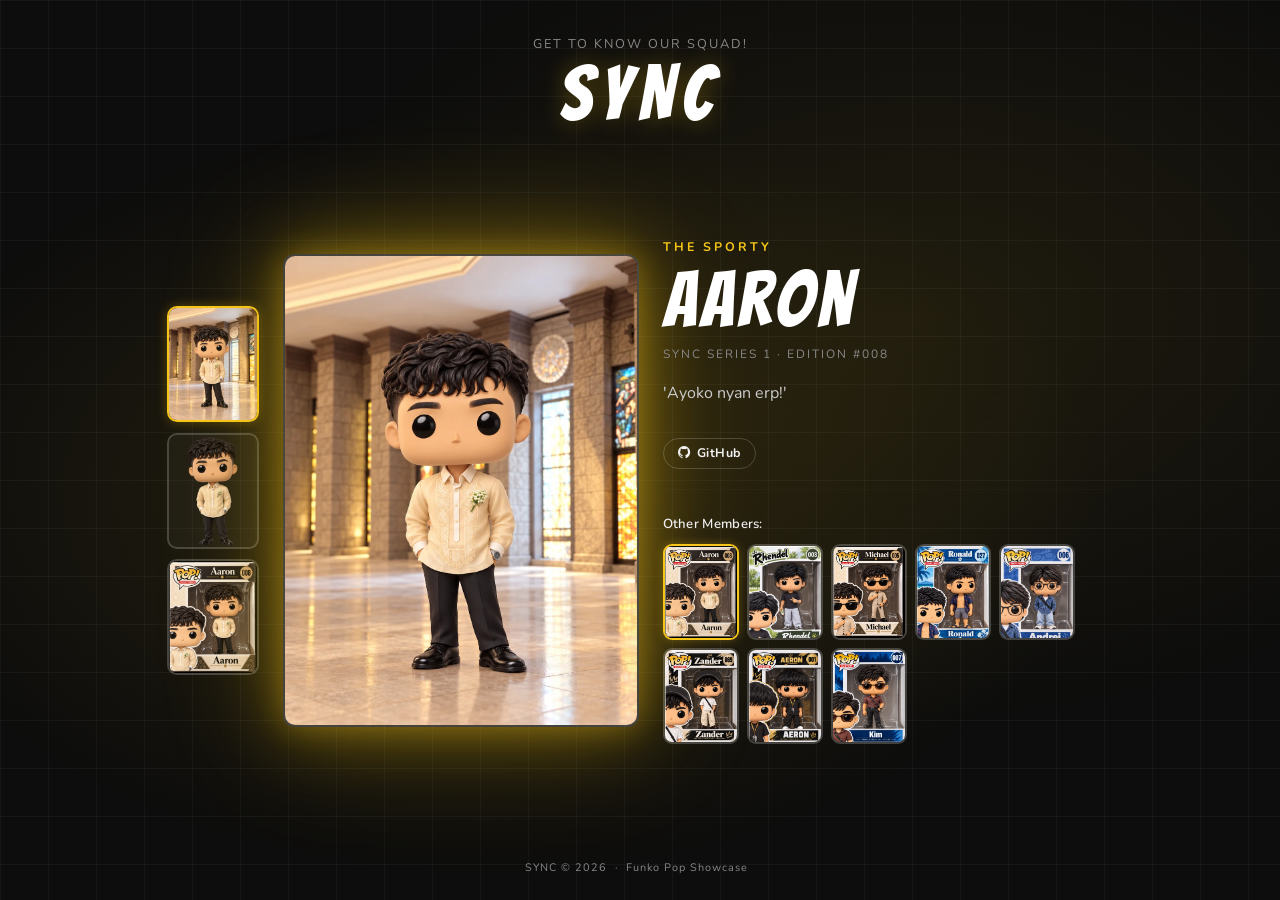
<file: Json-A2/index.html>
<!doctype html>
<html lang="en">

<head>
  <meta charset="utf-8">
  <meta name="viewport" content="width=device-width, initial-scale=1">
  <title>JSON PROJECT</title>
  <link rel="icon" type="image/png" href="/assets/img/Logo.png" />
  <link href="https://cdn.jsdelivr.net/npm/bootstrap@5.3.3/dist/css/bootstrap.min.css" rel="stylesheet">
  <link href="https://cdn.jsdelivr.net/npm/bootstrap-icons@1.11.3/font/bootstrap-icons.min.css" rel="stylesheet">
  <link href="https://fonts.googleapis.com/css2?family=Bangers&family=Nunito:wght@400;600;700;900&display=swap"
    rel="stylesheet">

  <link rel="stylesheet" href="assets/style/style.css">

  <link rel="preload" as="image" href="assets/members/aaron/aaronBg.webp">
  <link rel="preload" as="image" href="assets/members/aaron/aaronNoBg.webp">
  <link rel="preload" as="image" href="assets/members/aaron/aaronBox.webp">
</head>

<body>

  <div id="loader">
    <div class="spin"></div>
    <span style="font-family:'Bangers',cursive; letter-spacing:4px; color:var(--accent)">
      LOADING SQUAD…
    </span>
  </div>

  <div id="bg-glow"></div>

  <header>
    <div class="container-xl">
      <div class="row justify-content-center">
        <div class="col-auto">
          <p class="header-sub">Get to know our squad!</p>
          <h1 class="header-title" id="squad-title">SYNC</h1>
        </div>
      </div>
    </div>
  </header>

  <main id="main">
    <div class="container-xl w-100">
      <div class="row align-items-center justify-content-center g-4">
        <div class="col-auto align-self-center">
          <div class="photo-strip" id="photo-strip"></div>
        </div>
        <div class="col-7 col-sm-5 col-md-5 col-lg-5 col-xl-4">
          <div id="center-showcase">
            <div class="center-frame">
              <img id="center-img" src="" alt="" draggable="false">
            </div>
          </div>
        </div>
        <div class="col-12 col-md col-lg-5 align-self-start">
          <div id="right-panel">
            <p class="member-role-tag" id="member-role">—</p>
            <h2 class="member-name" id="member-name">—</h2>
            <p class="member-meta" id="member-meta">—</p>
            <p class="member-quote" id="member-quote">—</p>
            <a class="member-social-link" id="member-social" href="#" target="_blank" rel="noopener">
              <i class="bi" id="social-icon"></i>
              <span id="social-label">Social</span>
            </a>
            <hr class="panel-divider">
            <p class="other-label">Other Members:</p>
            <div id="other-grid"></div>
          </div>
        </div>
      </div>
    </div>
  </main>

  <footer>
    <div class="container-fluid">
      SYNC &copy; 2026 &nbsp;·&nbsp; Funko Pop Showcase &nbsp;
    </div>
  </footer>

  <script src="https://cdn.jsdelivr.net/npm/bootstrap@5.3.3/dist/js/bootstrap.bundle.min.js"></script>

  <script>
    const TRANSITION_MS = 350;

    let allMembers = [];
    let activeMember = 0;
    let activePhoto = 0;
    let isAnimating = false;

    const loader = document.getElementById('loader');
    const squadTitle = document.getElementById('squad-title');
    const photoStrip = document.getElementById('photo-strip');
    const centerShowcase = document.getElementById('center-showcase');
    const centerImg = document.getElementById('center-img');
    const rightPanel = document.getElementById('right-panel');
    const memberRole = document.getElementById('member-role');
    const memberName = document.getElementById('member-name');
    const memberMeta = document.getElementById('member-meta');
    const memberQuote = document.getElementById('member-quote');
    const memberSocial = document.getElementById('member-social');
    const socialIcon = document.getElementById('social-icon');
    const socialLabel = document.getElementById('social-label');
    const otherGrid = document.getElementById('other-grid');

    const PHOTO_LABELS = ['Main', 'Alt', 'Box'];

    function switchPhoto(photoIndex) {
      if (photoIndex === activePhoto) return;
      activePhoto = photoIndex;

      centerShowcase.classList.add('fading');
      setTimeout(() => {
        centerImg.src = allMembers[activeMember].images[activePhoto];
        centerShowcase.classList.remove('fading');

        document.querySelectorAll('.photo-thumb').forEach((el, i) =>
          el.classList.toggle('active', i === activePhoto));
      }, TRANSITION_MS);
    }

    async function switchMember(memberIndex) {
      if (isAnimating || memberIndex === activeMember) return;
      isAnimating = true;

      const thumbs = otherGrid.querySelectorAll('.other-thumb');
      const clickedEl = thumbs[memberIndex];
      if (clickedEl) clickedEl.classList.add('loading');

      try {
        const res = await fetch(`data/members.json?t=${Date.now()}`);
        if (!res.ok) throw new Error(`HTTP ${res.status}`);
        const data = await res.json();

        allMembers = data.members;

        [centerShowcase, rightPanel].forEach(el => el.classList.add('fading'));

        setTimeout(() => {
          activeMember = memberIndex;
          activePhoto = 0;
          renderAll();

          [centerShowcase, rightPanel].forEach(el => el.classList.remove('fading'));
          setTimeout(() => { isAnimating = false; }, TRANSITION_MS);
        }, TRANSITION_MS);

      } catch (err) {
        console.error('[switchMember] JSON fetch failed:', err);
        if (clickedEl) clickedEl.classList.remove('loading');
        isAnimating = false;
      }
    }

    function renderAll() {
      const m = allMembers[activeMember];

      applyAccent(m.accent_color || '#F5C518');

      centerImg.src = m.images[activePhoto];
      centerImg.alt = `${m.name} — Photo ${activePhoto + 1}`;

      photoStrip.innerHTML = m.images.map((src, i) => `
        <button class="photo-thumb${i === activePhoto ? ' active' : ''}"
                data-pi="${i}"
                aria-label="${escHtml(PHOTO_LABELS[i] || 'Photo ' + (i + 1))} view of ${escHtml(m.name)}">
          <img src="${src}" alt="Photo ${i + 1}" loading="lazy" draggable="false">
        </button>`
      ).join('');

      photoStrip.querySelectorAll('.photo-thumb').forEach(btn =>
        btn.addEventListener('click', () => switchPhoto(+btn.dataset.pi))
      );

      memberRole.textContent = m.role;
      memberName.textContent = m.name;
      memberMeta.textContent = `${m.series}  ·  Edition ${m.edition}`;
      memberQuote.textContent = m.quote;
      memberSocial.href = m.social.url;
      socialIcon.className = `bi ${m.social.icon}`;
      socialLabel.textContent = m.social.label;

      let otherHTML = '';
      for (let i = 0; i < allMembers.length; i++) {
        const om = allMembers[i];
        otherHTML += `
        <button class="other-thumb${i === activeMember ? ' active' : ''}"
                data-mi="${i}"
                title="${escHtml(om.name)}"
                aria-label="View ${escHtml(om.name)}">
          <img src="${om.images[2]}" alt="${escHtml(om.name)}" loading="lazy" draggable="false">
        </button>`;
      }
      otherGrid.innerHTML = otherHTML;

      otherGrid.querySelectorAll('.other-thumb').forEach(btn =>
        btn.addEventListener('click', () => switchMember(+btn.dataset.mi))
      );
    }

    const bgGlowEl = document.getElementById('bg-glow');

    function applyAccent(hex) {
      const glow = hexToRgba(hex, 0.30);
      const glowStrong = hexToRgba(hex, 0.55);
      const glowFaint = hexToRgba(hex, 0.12);

      document.documentElement.style.setProperty('--accent', hex);
      document.documentElement.style.setProperty('--accent-glow', glow);
      document.documentElement.style.setProperty('--accent-glow-strong', glowStrong);

      bgGlowEl.style.background = `
        radial-gradient(ellipse at 38% 55%, ${glowFaint} 0%, transparent 55%),
        radial-gradient(ellipse at 72% 35%, ${hexToRgba(hex, 0.08)} 0%, transparent 50%)`;
    }

    function hexToRgba(hex, alpha) {
      const r = parseInt(hex.slice(1, 3), 16);
      const g = parseInt(hex.slice(3, 5), 16);
      const b = parseInt(hex.slice(5, 7), 16);
      return `rgba(${r}, ${g}, ${b}, ${alpha})`;
    }

    function escHtml(str) {
      return String(str)
        .replace(/&/g, '&amp;').replace(/</g, '&lt;')
        .replace(/>/g, '&gt;').replace(/"/g, '&quot;');
    }

    async function init() {
      try {
        const res = await fetch('data/members.json');
        if (!res.ok) throw new Error(`HTTP ${res.status}`);
        const data = await res.json();

        allMembers = data.members;
        squadTitle.textContent = data.squad;

        renderAll();

        loader.classList.add('gone');
        setTimeout(() => loader.remove(), 500);

      } catch (err) {
        console.error('[init] Failed:', err);
        loader.innerHTML = `
          <i class="bi bi-exclamation-triangle" style="font-size:2rem;color:#f44444"></i>
          <span style="font-family:'Bangers',cursive;letter-spacing:2px;color:#f44444">
            Failed to load members.json
          </span>
          <small style="color:#666;font-size:.8rem">${escHtml(err.message)}</small>`;
      }
    }

    init();
  </script>
</body>

</html>
</file>
<file: Json-A2/assets/style/style.css>
/* ── ROOT ────────────────────────────────────────────── */
    :root {
        --accent: #F5C518;
        --accent-glow: rgba(245, 197, 24, 0.30);
        --accent-glow-strong: rgba(245, 197, 24, 0.55);
        --bg: #0d0d0d;
        --text: #f0f0f0;
        --muted: #888;
        --border: rgba(255, 255, 255, 0.18);
        --t: 0.35s;
    }

    /* ── DYNAMIC MEMBER GLOW (full-page radial) ──────────── */
    #bg-glow {
        position: fixed;
        inset: 0;
        z-index: 0;
        pointer-events: none;
        transition: background 0.6s ease;
    }

    /* Lift all page content above the glow layer */
    header,
    #main,
    footer {
        position: relative;
        z-index: 1;
    }

    *,
    *::before,
    *::after {
        box-sizing: border-box;
    }

    body {
        font-family: 'Nunito', sans-serif;
        /* Dark grid background — matching the wireframe */
        background-color: var(--bg);
        background-image:
            linear-gradient(rgba(255, 255, 255, 0.038) 1px, transparent 1px),
            linear-gradient(90deg, rgba(255, 255, 255, 0.038) 1px, transparent 1px);
        background-size: 48px 48px;
        color: var(--text);
        min-height: 100vh;
        display: flex;
        flex-direction: column;
        overflow-x: hidden;
    }

    /* ── LOADING OVERLAY ─────────────────────────────────── */
    #loader {
        position: fixed;
        inset: 0;
        background: var(--bg);
        z-index: 9999;
        display: flex;
        flex-direction: column;
        align-items: center;
        justify-content: center;
        gap: 1rem;
        transition: opacity 0.4s ease;
    }

    #loader.gone {
        opacity: 0;
        pointer-events: none;
    }

    .spin {
        width: 50px;
        height: 50px;
        border: 3px solid rgba(245, 197, 24, 0.18);
        border-top-color: var(--accent);
        border-radius: 50%;
        animation: spin 0.8s linear infinite;
    }

    @keyframes spin {
        to {
            transform: rotate(360deg);
        }
    }

    /* ── HEADER ──────────────────────────────────────────── */
    header {
        text-align: center;
        padding: 2.2rem 0 1.8rem;
    }

    .header-sub {
        font-size: 0.8rem;
        color: var(--muted);
        letter-spacing: 2px;
        text-transform: uppercase;
        margin-bottom: 0.1rem;
    }

    .header-title {
        font-family: 'Bangers', cursive;
        font-size: clamp(3.8rem, 6vw, 4.8rem);
        letter-spacing: 8px;
        color: #fff;
        text-shadow: 0 0 24px var(--accent-glow);
        margin: 0;
        line-height: 1;
    }

    /* ── MAIN ────────────────────────────────────────────── */
    #main {
        flex: 1;
        display: flex;
        align-items: center;
        padding: 1rem 0 2.5rem;
    }

    /* ── LEFT PHOTO STRIP ────────────────────────────────── */
    /*  Shows 3 different photos of the ACTIVE member.
        Clicking a thumb swaps the center image (no member change). */
    .photo-strip {
        display: flex;
        flex-direction: column;
        gap: 0.65rem;
    }

    .photo-thumb {
        display: block;
        width: 92px;
        height: 116px;
        border: 2px solid var(--border);
        border-radius: 10px;
        overflow: hidden;
        cursor: pointer;
        background: rgba(255, 255, 255, 0.03);
        padding: 0;
        flex-shrink: 0;
        transition: border-color 0.22s, box-shadow 0.22s, transform 0.22s;
    }

    .photo-thumb.active {
        border-color: var(--accent);
        box-shadow: 0 0 12px var(--accent-glow);
    }

    .photo-thumb:hover:not(.active) {
        border-color: rgba(255, 255, 255, 0.42);
        transform: translateX(4px);
    }

    .photo-thumb img {
        width: 100%;
        height: 100%;
        object-fit: cover;
        object-position: top center;
        display: block;
    }

    /* ── CENTER SHOWCASE ─────────────────────────────────── */
    #center-showcase {
        transition: opacity var(--t) ease;
    }

    #center-showcase.fading {
        opacity: 0;
    }

    .center-frame {
        border: 2px solid var(--border);
        border-radius: 12px;
        overflow: hidden;
        background: rgba(255, 255, 255, 0.02);
        box-shadow:
            0 0 30px var(--accent-glow),
            0 0 70px var(--accent-glow),
            0 0 120px var(--accent-glow);
        transition: box-shadow 0.6s ease, border-color 0.6s ease;
    }

    #center-img {
        width: 100%;
        aspect-ratio: 3 / 4;
        object-fit: cover;
        object-position: top center;
        display: block;
    }

    /* ── RIGHT PANEL ─────────────────────────────────────── */
    #right-panel {
        transition: opacity var(--t) ease;
    }

    #right-panel.fading {
        opacity: 0;
    }

    .member-role-tag {
        font-size: 0.78rem;
        font-weight: 700;
        letter-spacing: 3px;
        text-transform: uppercase;
        color: var(--accent);
        margin-bottom: 0.2rem;
    }

    .member-name {
        font-family: 'Bangers', cursive;
        font-size: clamp(3.5rem, 6vw, 6rem);
        letter-spacing: 4px;
        color: #fff;
        line-height: 1.05;
        margin: 0;
    }

    .member-meta {
        font-size: 0.75rem;
        color: var(--muted);
        letter-spacing: 2px;
        text-transform: uppercase;
        margin-top: 0.3rem;
    }

    .member-quote {
        font-size: 1rem;
        color: #ccc;
        line-height: 1.82;
        margin-top: 1rem;
        max-width: 420px;
    }

    .member-social-link {
        display: inline-flex;
        align-items: center;
        gap: 0.4rem;
        margin-top: 0.85rem;
        border: 1px solid var(--border);
        border-radius: 30px;
        padding: 0.32rem 0.9rem;
        font-size: 0.78rem;
        font-weight: 700;
        color: var(--text);
        text-decoration: none;
        letter-spacing: 0.5px;
        transition: background 0.2s, color 0.2s, border-color 0.2s;
    }

    .member-social-link:hover {
        background: var(--accent);
        color: #000;
        border-color: var(--accent);
    }

    /* ── OTHER MEMBERS ───────────────────────────────────── */
    /*  Clicking triggers a fresh fetch('data/members.json') */
    .other-label {
        font-size: 0.82rem;
        color: var(--text);
        font-weight: 600;
        margin-top: 1.6rem;
        margin-bottom: 0.55rem;
        letter-spacing: 0.3px;
    }

    #other-grid {
        display: flex;
        flex-wrap: wrap;
        gap: 0.5rem;
    }

    .other-thumb {
        display: block;
        position: relative;
        width: 76px;
        height: 96px;
        border: 2px solid var(--border);
        border-radius: 9px;
        overflow: hidden;
        cursor: pointer;
        background: rgba(255, 255, 255, 0.03);
        padding: 0;
        transition: border-color 0.22s, box-shadow 0.22s, transform 0.22s;
    }

    .other-thumb.active {
        border-color: var(--accent);
        box-shadow: 0 0 10px var(--accent-glow);
    }

    .other-thumb:hover:not(.active) {
        border-color: rgba(255, 255, 255, 0.4);
        transform: translateY(-4px);
    }

    .other-thumb img {
        width: 100%;
        height: 100%;
        object-fit: cover;
        object-position: top center;
        display: block;
    }

    /* Spinner overlay while fetching JSON for a member */
    .other-thumb.loading::after {
        content: '';
        position: absolute;
        inset: 0;
        background: rgba(0, 0, 0, 0.6);
        border-radius: 5px;
        z-index: 1;
    }

    .other-thumb.loading::before {
        content: '';
        position: absolute;
        top: 50%;
        left: 50%;
        width: 18px;
        height: 18px;
        margin: -9px 0 0 -9px;
        border: 2px solid rgba(255, 255, 255, 0.2);
        border-top-color: var(--accent);
        border-radius: 50%;
        animation: spin 0.6s linear infinite;
        z-index: 2;
    }

    /* ── PHOTO LABEL STRIP ───────────────────────────────── */
    .photo-label {
        font-size: 0.55rem;
        font-weight: 700;
        letter-spacing: 1.5px;
        text-transform: uppercase;
        color: var(--muted);
        text-align: center;
        margin-top: 0.2rem;
    }

    .photo-thumb-wrap.active .photo-label {
        color: var(--accent);
    }

    /* ── FOOTER ──────────────────────────────────────────── */
    footer {
        text-align: center;
        padding: 1rem 0 1.5rem;
        font-size: 0.68rem;
        color: var(--muted);
        letter-spacing: 1px;
    }

    /* ── DIVIDER ─────────────────────────────────────────── */
    .panel-divider {
        border: 0;
        border-top: 1px solid rgba(255, 255, 255, 0.08);
        margin: 1.25rem 0 0;
    }

    /* ── RESPONSIVE ──────────────────────────────────────── */
    @media (max-width: 767px) {
        .photo-strip {
            flex-direction: row;
            justify-content: center;
        }

        .photo-thumb {
            width: 68px;
            height: 85px;
        }

        #main {
            padding: 0.5rem 0 2rem;
        }

        .member-name {
            letter-spacing: 2px;
        }
    }

    @media (max-width: 575px) {
        .other-thumb {
            width: 58px;
            height: 73px;
        }

        .photo-thumb {
            width: 56px;
            height: 70px;
        }
    }
</file>
